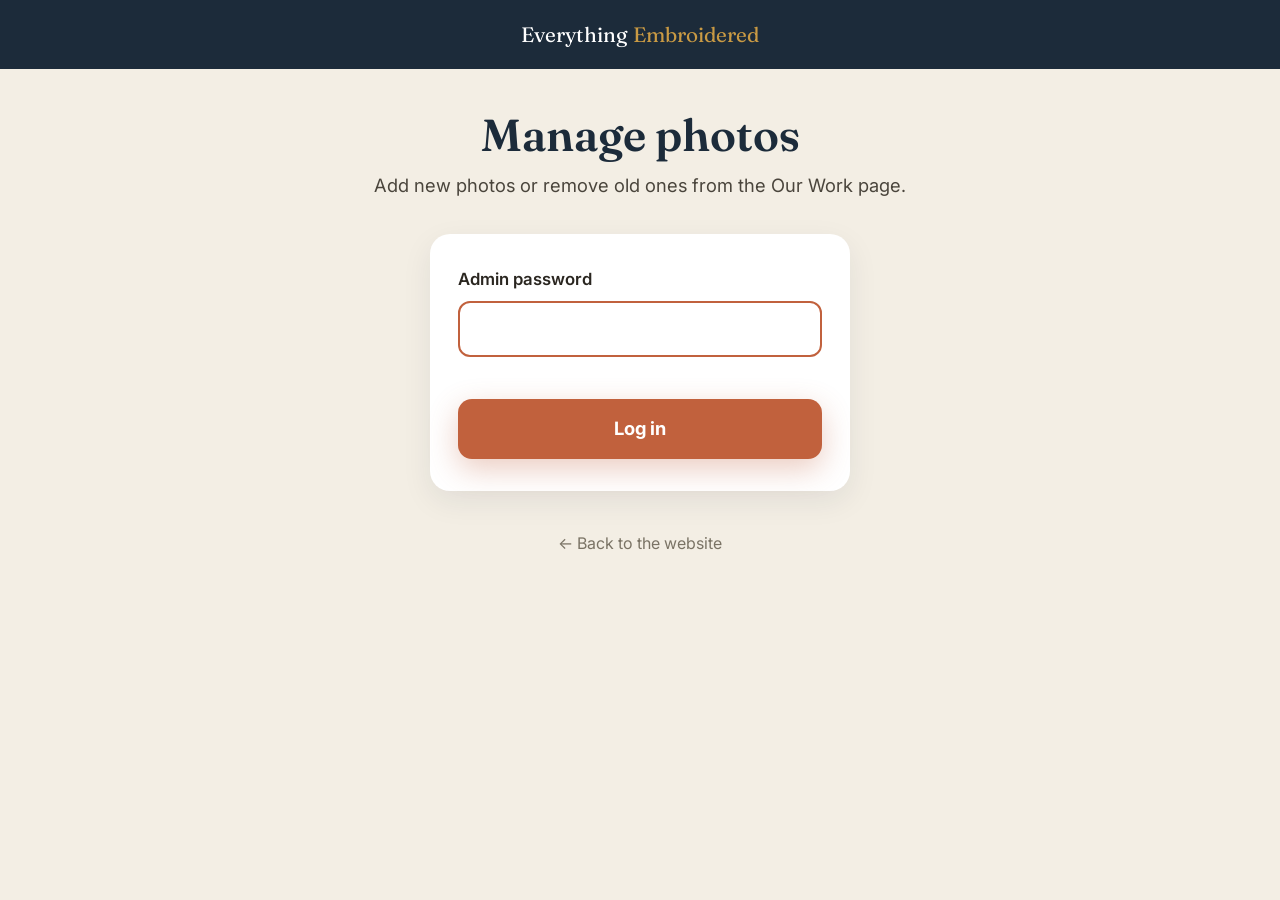
<file: admin.html>
<!DOCTYPE html>
<html lang="en">
<head>
<meta charset="UTF-8">
<meta name="viewport" content="width=device-width, initial-scale=1.0">
<title>Manage Photos | Everything Embroidered</title>
<link rel="stylesheet" href="style.css?v=202611112246">
<link rel="icon" href="/favicon.ico" sizes="48x48">
<link rel="icon" type="image/png" sizes="32x32" href="/favicon-32.png">
<link rel="apple-touch-icon" href="/apple-touch-icon.png">
<meta name="robots" content="noindex, nofollow">
<style>
  body { background: #F3EEE4; }

  .up-bar { background: var(--navy); color: #fff; padding: 18px 0; text-align: center; }
  .up-bar .name { font-family: 'Fraunces', serif; font-size: 1.3rem; }
  .up-bar .name span { color: var(--thread-gold); }

  .wrap { max-width: 860px; margin: 0 auto; padding: 40px 20px 80px; }

  h1 { font-size: clamp(2rem, 6vw, 2.8rem); text-align: center; margin-bottom: 10px; }
  .intro { text-align: center; font-size: 1.15rem; color: #4A453C; margin-bottom: 34px; }

  .login {
    max-width: 420px; margin: 0 auto; background: #fff;
    border-radius: 20px; padding: 32px 28px; box-shadow: var(--shadow);
  }
  .login label { display: block; font-weight: 600; margin-bottom: 8px; font-size: 1.05rem; }
  .login input {
    width: 100%; font-size: 1.2rem; padding: 14px 16px;
    border: 2px solid #D9CFBD; border-radius: 12px; margin-bottom: 16px;
    font-family: 'Inter', sans-serif;
  }
  .login input:focus { outline: none; border-color: var(--terracotta); }
  .login .msg { color: #B03A2E; font-weight: 600; min-height: 1.4em; margin: -6px 0 10px; }

  .big-button {
    display: block; width: 100%;
    background: var(--terracotta); color: #fff;
    border: none; border-radius: 20px;
    padding: 30px 24px;
    font-family: 'Inter', sans-serif; font-size: 1.4rem; font-weight: 700;
    cursor: pointer; line-height: 1.3;
    box-shadow: 0 10px 30px rgba(193,97,61,0.32);
    transition: background 0.2s ease, transform 0.15s ease;
  }
  .big-button:hover { background: var(--terracotta-dark); }
  .big-button:active { transform: scale(0.985); }
  .big-button:disabled { background: #B5AC9B; box-shadow: none; cursor: default; }
  .big-button .sub { display: block; font-size: 1rem; font-weight: 500; opacity: 0.9; margin-top: 6px; }
  .login .big-button { padding: 18px; font-size: 1.15rem; border-radius: 14px; }

  .bar { display: flex; justify-content: space-between; align-items: baseline; margin: 40px 0 16px; gap: 12px; flex-wrap: wrap; }
  .bar h2 { font-size: 1.5rem; margin: 0; }
  .bar .count { color: #7A7365; }
  .link-btn { background: none; border: none; color: #7A7365; font-size: 0.95rem; cursor: pointer; text-decoration: underline; padding: 0; }

  .grid { display: grid; grid-template-columns: repeat(auto-fill, minmax(170px, 1fr)); gap: 16px; }
  .card {
    background: #fff; border-radius: 16px; overflow: hidden;
    box-shadow: var(--shadow); display: flex; flex-direction: column;
    transition: opacity 0.2s ease;
  }
  .card img { width: 100%; aspect-ratio: 1; object-fit: cover; background: #E5DDCE; display: block; }
  .card .date { font-size: 0.85rem; color: #7A7365; padding: 10px 12px 0; }
  .card button {
    margin: 10px 12px 12px; padding: 12px; border-radius: 12px;
    border: 2px solid #B03A2E; background: #fff; color: #B03A2E;
    font-weight: 700; font-size: 1rem; cursor: pointer; font-family: 'Inter', sans-serif;
  }
  .card button:hover { background: #B03A2E; color: #fff; }
  .card button.confirm { background: #B03A2E; color: #fff; }
  .card.busy { opacity: 0.45; pointer-events: none; }

  .note { background: #fff; border-radius: 14px; padding: 18px 20px; color: #4A453C; text-align: center; }
  .note.err { background: #FFF3F1; border: 2px solid #B03A2E; color: #7A3229; }

  .toast {
    position: fixed; bottom: 24px; left: 50%; transform: translateX(-50%) translateY(20px);
    background: var(--navy); color: #fff; padding: 14px 24px; border-radius: 999px;
    font-weight: 600; opacity: 0; pointer-events: none; transition: all 0.25s ease; z-index: 80;
  }
  .toast.show { opacity: 1; transform: translateX(-50%) translateY(0); }

  .back { display: block; text-align: center; margin-top: 40px; color: #7A7365; font-size: 1rem; }
  .back:hover { color: var(--navy); }

  [hidden] { display: none !important; }
  @media (prefers-reduced-motion: reduce) { * { transition: none !important; } }
</style>
</head>
<body>

<div class="up-bar">
  <div class="name">Everything <span>Embroidered</span></div>
</div>

<div class="wrap">

  <h1>Manage photos</h1>
  <p class="intro">Add new photos or remove old ones from the Our Work page.</p>

  <form class="login" id="login">
    <label for="pw">Admin password</label>
    <input type="password" id="pw" autocomplete="current-password" required>
    <div class="msg" id="loginMsg"></div>
    <button class="big-button" id="loginBtn" type="submit">Log in</button>
  </form>

  <div id="panel" hidden>
    <button class="big-button" id="pickBtn">
      📷 Add Photos
      <span class="sub">You can pick more than one</span>
    </button>
    <input type="file" id="picker" accept="image/*" multiple hidden>

    <div class="bar">
      <h2>On the website now</h2>
      <span><span class="count" id="count"></span> &nbsp; <button class="link-btn" id="logout">Log out</button></span>
    </div>
    <div class="grid" id="grid"></div>
    <div class="note" id="note" hidden></div>
  </div>

  <a href="index.html" class="back">← Back to the website</a>

</div>

<div class="toast" id="toast"></div>

<script src="gallery-config.js?v=202611112246"></script>
<script>
(function () {
  "use strict";

  var cfg = window.GALLERY_CONFIG || {};
  var KEY = "ee_admin_pw";
  var $ = function (id) { return document.getElementById(id); };
  var pw = null;

  function toast(msg) {
    var t = $("toast");
    t.textContent = msg;
    t.classList.add("show");
    clearTimeout(t._t);
    t._t = setTimeout(function () { t.classList.remove("show"); }, 2800);
  }

  function api(action, extra) {
    var body = { action: action };
    for (var k in extra) body[k] = extra[k];
    return fetch("/api/photos", {
      method: "POST",
      headers: { "Content-Type": "application/json", "X-Admin-Password": pw || "" },
      body: JSON.stringify(body)
    }).then(function (r) {
      return r.json().catch(function () { return {}; }).then(function (data) {
        if (!r.ok) {
          var err = new Error(data.message || "Something went wrong (" + r.status + ").");
          err.code = data.error || r.status;
          throw err;
        }
        return data;
      });
    });
  }

  function showNote(msg, isErr) {
    var n = $("note");
    n.textContent = msg;
    n.className = "note" + (isErr ? " err" : "");
    n.hidden = false;
  }

  /* ---------- login ---------- */

  function enter() {
    $("login").hidden = true;
    $("panel").hidden = false;
    load();
  }

  function logout() {
    pw = null;
    try { sessionStorage.removeItem(KEY); } catch (e) {}
    $("panel").hidden = true;
    $("login").hidden = false;
    $("pw").value = "";
    $("pw").focus();
  }

  $("login").addEventListener("submit", function (e) {
    e.preventDefault();
    pw = $("pw").value;
    $("loginMsg").textContent = "";
    $("loginBtn").disabled = true;
    api("check").then(function () {
      try { sessionStorage.setItem(KEY, pw); } catch (e2) {}
      enter();
    }).catch(function (err) {
      pw = null;
      $("loginMsg").textContent = err.message;
    }).then(function () { $("loginBtn").disabled = false; });
  });

  $("logout").addEventListener("click", logout);

  /* ---------- list + delete ---------- */

  function fmtDate(s) {
    var d = new Date(s);
    return isNaN(d) ? "" : "Added " + d.toLocaleDateString(undefined, { month: "short", day: "numeric", year: "numeric" });
  }

  function load() {
    $("grid").innerHTML = "";
    $("count").textContent = "";
    showNote("Loading photos…");
    api("list").then(function (data) {
      var photos = data.photos || [];
      $("note").hidden = true;
      $("count").textContent = photos.length + (photos.length === 1 ? " photo" : " photos");
      if (!photos.length) showNote("No uploaded photos yet. The Our Work page is showing the built-in photos until you add some.");
      photos.forEach(function (p) { $("grid").appendChild(card(p)); });
    }).catch(function (err) {
      if (err.code === "auth") { logout(); $("loginMsg").textContent = "Please log in again."; return; }
      showNote(err.message, true);
    });
  }

  function card(p) {
    var el = document.createElement("div");
    el.className = "card";
    var img = document.createElement("img");
    img.src = p.thumb; img.alt = ""; img.loading = "lazy";
    var date = document.createElement("div");
    date.className = "date"; date.textContent = fmtDate(p.created);
    var btn = document.createElement("button");
    btn.type = "button"; btn.textContent = "Delete";

    var armed = false, timer;
    btn.addEventListener("click", function () {
      if (!armed) {
        armed = true;
        btn.textContent = "Tap again to delete";
        btn.classList.add("confirm");
        timer = setTimeout(function () { armed = false; btn.textContent = "Delete"; btn.classList.remove("confirm"); }, 4000);
        return;
      }
      clearTimeout(timer);
      el.classList.add("busy");
      btn.textContent = "Deleting…";
      api("delete", { id: p.id }).then(function () {
        el.remove();
        var left = $("grid").children.length;
        $("count").textContent = left + (left === 1 ? " photo" : " photos");
        if (!left) showNote("No uploaded photos left. The Our Work page will show the built-in photos.");
        toast("Photo deleted. It may take a minute to disappear from the site.");
      }).catch(function (err) {
        el.classList.remove("busy");
        armed = false; btn.textContent = "Delete"; btn.classList.remove("confirm");
        toast(err.message);
      });
    });

    el.appendChild(img); el.appendChild(date); el.appendChild(btn);
    return el;
  }

  /* ---------- upload (same as upload.html) ---------- */

  var pickBtn = $("pickBtn"), picker = $("picker");
  pickBtn.addEventListener("click", function () { picker.click(); });
  picker.addEventListener("change", function (e) {
    var files = Array.prototype.slice.call(e.target.files || []);
    picker.value = "";
    if (!files.length) return;
    if (!cfg.cloudName || !cfg.uploadPreset) { toast("Uploads aren't set up in gallery-config.js"); return; }

    pickBtn.disabled = true;
    pickBtn.firstChild.nodeValue = "Adding " + files.length + (files.length === 1 ? " photo…" : " photos…");
    var ok = 0, fail = 0;
    Promise.all(files.map(function (file) {
      var form = new FormData();
      form.append("file", file);
      form.append("upload_preset", cfg.uploadPreset);
      form.append("tags", cfg.tag || "ourwork");
      return fetch("https://api.cloudinary.com/v1_1/" + cfg.cloudName + "/image/upload", { method: "POST", body: form })
        .then(function (r) { if (!r.ok) throw new Error(); ok++; })
        .catch(function () { fail++; });
    })).then(function () {
      pickBtn.disabled = false;
      pickBtn.firstChild.nodeValue = "📷 Add Photos ";
      toast(fail ? ok + " added, " + fail + " didn't upload. Try those again." : (ok === 1 ? "Photo added!" : ok + " photos added!"));
      load();
    });
  });

  /* ---------- start ---------- */

  try { pw = sessionStorage.getItem(KEY); } catch (e) {}
  if (pw) enter(); else $("pw").focus();
})();
</script>

</body>
</html>
</file>
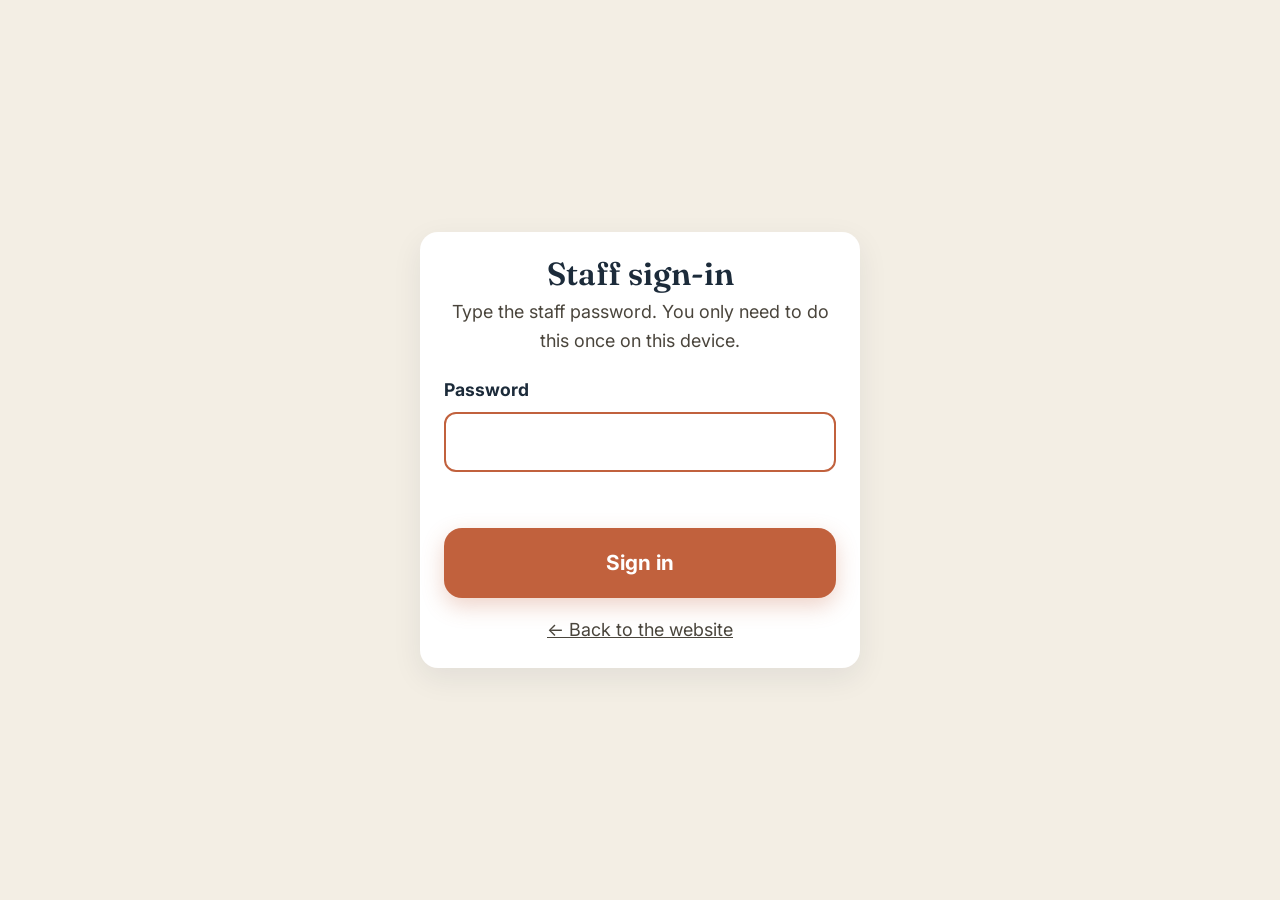
<file: staff-login.html>
<!DOCTYPE html>
<html lang="en">
<head>
<meta charset="UTF-8">
<meta name="viewport" content="width=device-width, initial-scale=1.0">
<title>Staff Sign-in | Everything Embroidered</title>
<link rel="stylesheet" href="style.css?v=202611112246">
<link rel="stylesheet" href="staff.css?v=202611112246">
<link rel="icon" href="/favicon.ico" sizes="48x48">
<link rel="icon" type="image/png" sizes="32x32" href="/favicon-32.png">
<link rel="apple-touch-icon" href="/apple-touch-icon.png">
<meta name="robots" content="noindex, nofollow">
</head>
<body class="big">
<script src="staff.js?v=202611112246"></script>
<script>
(function () {
  "use strict";
  var next = new URLSearchParams(location.search).get("next") || "/staff";
  // only ever send people to a page on this site
  if (next.charAt(0) !== "/" || next.charAt(1) === "/" || next.charAt(1) === "\\") next = "/staff";
  EEStaff.showLogin(function () { location.replace(next); });
})();
</script>
</body>
</html>
</file>
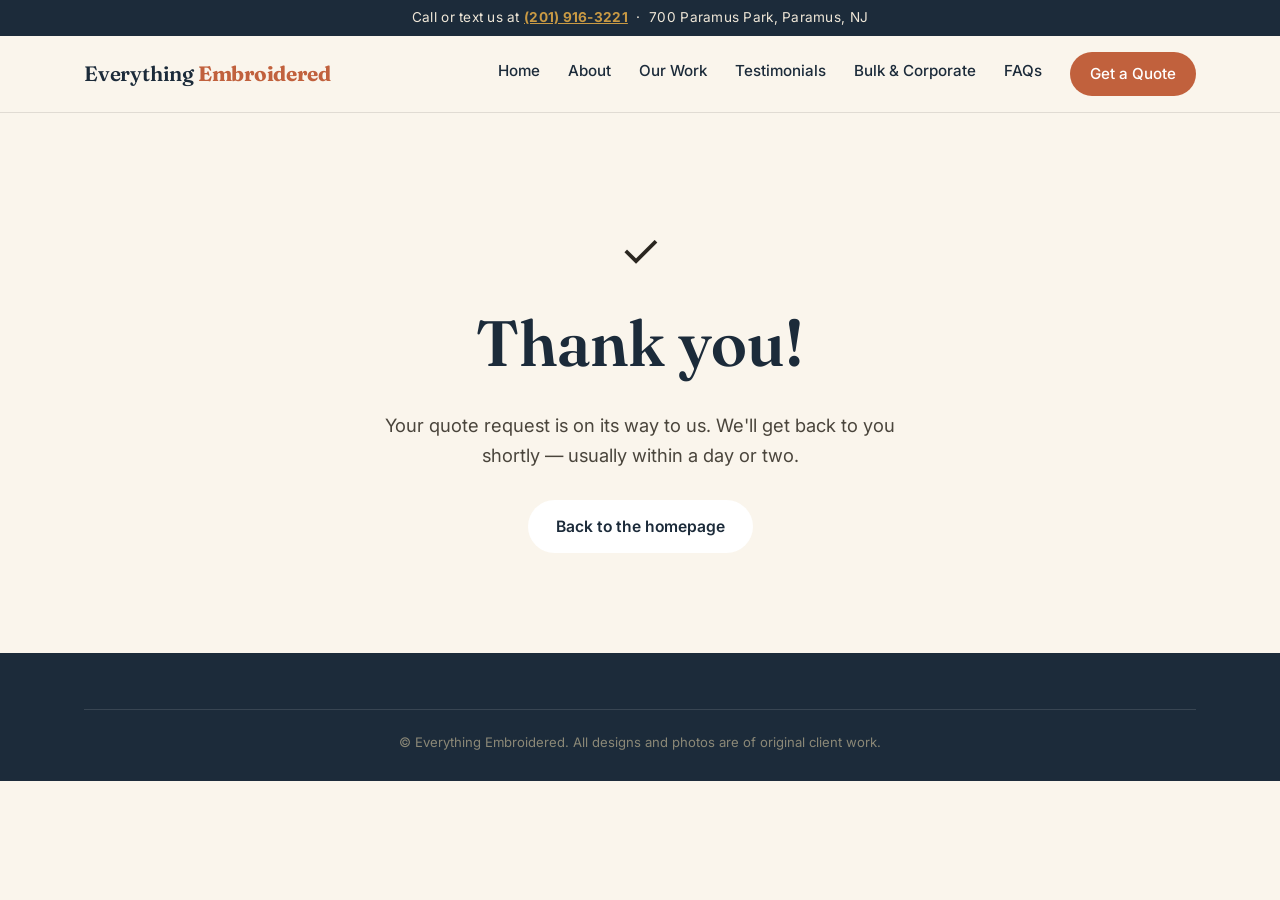
<file: thankyou.html>
<!DOCTYPE html>
<html lang="en">
<head>
<meta charset="UTF-8">
<meta name="viewport" content="width=device-width, initial-scale=1.0">
<title>Thank You | Everything Embroidered</title>
<link rel="stylesheet" href="style.css">
</head>
<body>

<div class="call-strip">Call or text us at <a href="tel:2019163221"><strong><u>(201) 916-3221</u></strong></a> &nbsp;·&nbsp; 700 Paramus Park, Paramus, NJ</div>

<header class="site-header">
  <div class="container nav-wrap">
    <a href="index.html" class="brand">Everything <span>Embroidered</span></a>
    <button class="menu-toggle" aria-label="Toggle menu" onclick="document.querySelector('.main-nav').classList.toggle('open')">☰</button>
    <nav class="main-nav">
      <a href="index.html" class="stitch-underline">Home</a>
      <a href="about.html" class="stitch-underline">About</a>
      <a href="work.html" class="stitch-underline">Our Work</a>
      <a href="testimonials.html" class="stitch-underline">Testimonials</a>
      <a href="bulk.html" class="stitch-underline">Bulk &amp; Corporate</a>
      <a href="faq.html" class="stitch-underline">FAQs</a>
      <a href="contact.html" class="nav-cta">Get a Quote</a>
    </nav>
  </div>
</header>

<section class="section" style="padding-top:100px; padding-bottom:100px; text-align:center;">
  <div class="container" style="max-width:560px;">
    <div style="font-size:3rem; margin-bottom:16px;">✓</div>
    <h1>Thank you!</h1>
    <p style="font-size:1.15rem; color:#4A453C; margin-bottom:30px;">
      Your quote request is on its way to us. We'll get back to you shortly —
      usually within a day or two.
    </p>
    <a href="index.html" class="btn btn-primary">Back to the homepage</a>
  </div>
</section>

<footer class="site-footer">
  <div class="container">
    <div class="footer-bottom">© Everything Embroidered. All designs and photos are of original client work.</div>
  </div>
</footer>

</body>
</html>
</file>
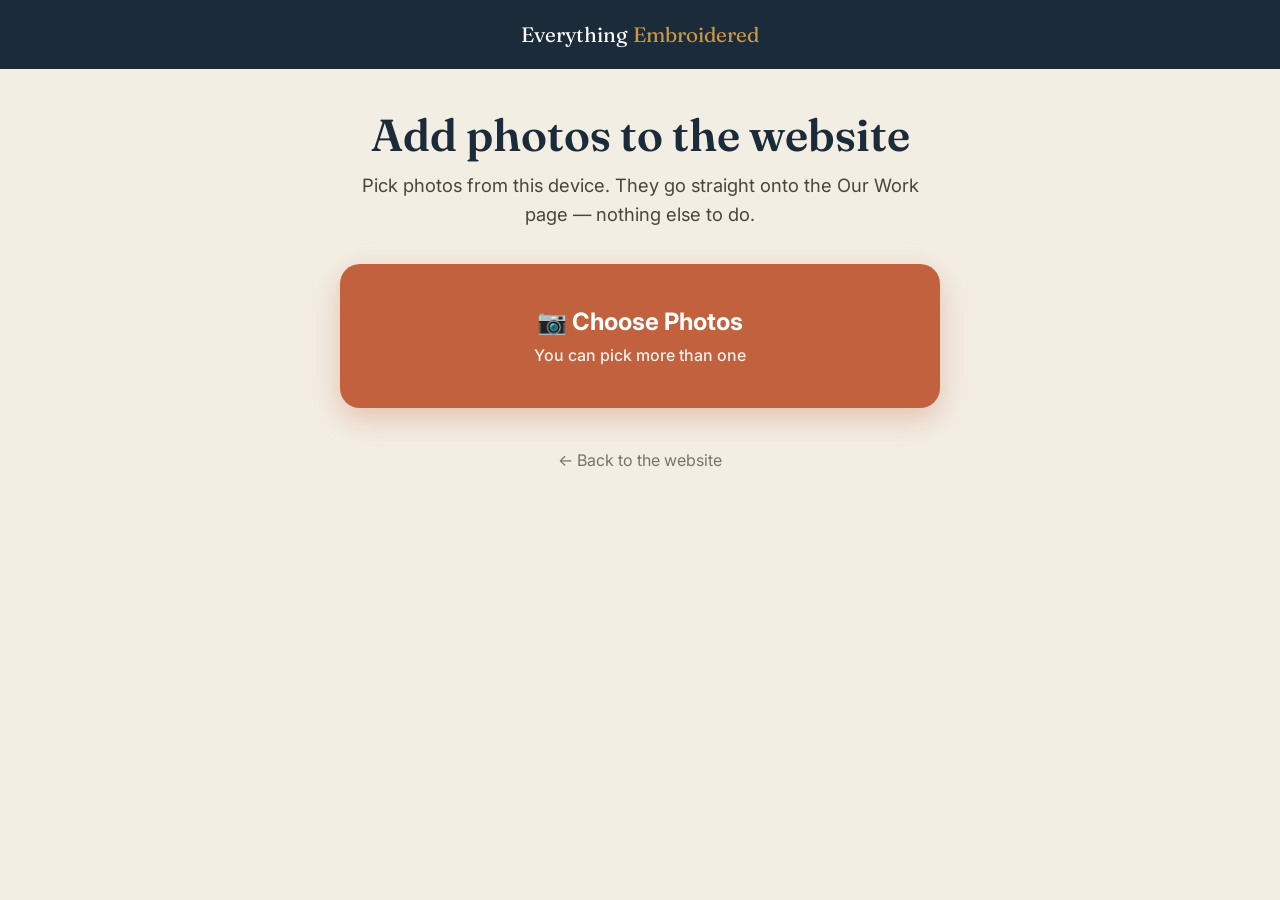
<file: upload.html>
<!DOCTYPE html>
<html lang="en">
<head>
<meta charset="UTF-8">
<meta name="viewport" content="width=device-width, initial-scale=1.0">
<title>Add Photos | Everything Embroidered</title>
<link rel="stylesheet" href="style.css?v=202611112246">
<link rel="icon" href="/favicon.ico" sizes="48x48">
<link rel="icon" type="image/png" sizes="32x32" href="/favicon-32.png">
<link rel="apple-touch-icon" href="/apple-touch-icon.png">
<meta name="robots" content="noindex, nofollow">
<style>
  body { background: #F3EEE4; }

  .up-bar {
    background: var(--navy);
    color: #fff;
    padding: 18px 0;
    text-align: center;
  }
  .up-bar .name {
    font-family: 'Fraunces', serif;
    font-size: 1.3rem;
  }
  .up-bar .name span { color: var(--thread-gold); }

  .wrap { max-width: 640px; margin: 0 auto; padding: 40px 20px 80px; }

  h1 { font-size: clamp(2rem, 6vw, 2.8rem); text-align: center; margin-bottom: 10px; }
  .intro {
    text-align: center; font-size: 1.15rem; color: #4A453C;
    margin-bottom: 34px;
  }

  .big-button {
    display: block; width: 100%;
    background: var(--terracotta); color: #fff;
    border: none; border-radius: 20px;
    padding: 42px 24px;
    font-family: 'Inter', sans-serif;
    font-size: 1.5rem; font-weight: 700;
    cursor: pointer;
    box-shadow: 0 10px 30px rgba(193,97,61,0.32);
    transition: background 0.2s ease, transform 0.15s ease;
    line-height: 1.3;
  }
  .big-button:hover { background: var(--terracotta-dark); }
  .big-button:active { transform: scale(0.985); }
  .big-button:disabled { background: #B5AC9B; box-shadow: none; cursor: default; }
  .big-button .sub {
    display: block; font-size: 1rem; font-weight: 500;
    opacity: 0.9; margin-top: 8px;
  }

  .status { margin-top: 30px; }

  .item {
    display: flex; align-items: center; gap: 16px;
    background: #fff; border-radius: 14px;
    padding: 14px 18px; margin-bottom: 12px;
    box-shadow: var(--shadow);
    font-size: 1.05rem;
  }
  .item .pic {
    width: 58px; height: 58px; border-radius: 10px;
    object-fit: cover; flex-shrink: 0; background: #E5DDCE;
  }
  .item .txt { flex: 1; min-width: 0; }
  .item .fname {
    color: #7A7365; font-size: 0.85rem;
    overflow: hidden; text-overflow: ellipsis; white-space: nowrap;
  }
  .item .state { font-weight: 600; }
  .item.ok .state { color: #2E7D4F; }
  .item.err .state { color: #B03A2E; }
  .item.busy .state { color: #7A7365; }

  .done-box {
    background: #E8F3EC; border: 2px solid #2E7D4F;
    border-radius: 18px; padding: 30px 26px;
    text-align: center; margin-top: 30px;
  }
  .done-box .tick { font-size: 3rem; line-height: 1; margin-bottom: 12px; }
  .done-box h2 { color: #2E7D4F; font-size: 1.6rem; margin-bottom: 8px; }
  .done-box p { color: #33604A; font-size: 1.08rem; margin-bottom: 20px; }
  .done-box a {
    display: inline-block; background: var(--navy); color: #fff;
    padding: 15px 30px; border-radius: 999px;
    font-weight: 600; font-size: 1.05rem;
  }

  .trouble {
    background: #FFF3F1; border: 2px solid #B03A2E;
    border-radius: 18px; padding: 26px;
    margin-top: 30px; display: none;
  }
  .trouble h2 { color: #B03A2E; font-size: 1.3rem; }
  .trouble p { color: #7A3229; font-size: 1.02rem; margin-bottom: 0; }

  .back {
    display: block; text-align: center; margin-top: 40px;
    color: #7A7365; font-size: 1rem;
  }
  .back:hover { color: var(--navy); }

  .setup-warning {
    background: #FFF8E8; border: 2px solid var(--thread-gold);
    border-radius: 16px; padding: 24px; margin-bottom: 30px;
  }
  .setup-warning h2 { font-size: 1.2rem; margin-bottom: 8px; }
  .setup-warning p { font-size: 1rem; color: #6B5B33; margin-bottom: 0; }

  @media (prefers-reduced-motion: reduce) { * { transition: none !important; } }
</style>
</head>
<body>

<div class="up-bar">
  <div class="name">Everything <span>Embroidered</span></div>
</div>

<div class="wrap">

  <div id="setupWarn" class="setup-warning" style="display:none;">
    <h2>Not set up yet</h2>
    <p>This page still needs its one-time setup before photos can be added. Whoever built the site needs to fill in <strong>gallery-config.js</strong>.</p>
  </div>

  <h1>Add photos to the website</h1>
  <p class="intro">Pick photos from this device. They go straight onto the Our Work page — nothing else to do.</p>

  <button class="big-button" id="pickBtn">
    📷 Choose Photos
    <span class="sub">You can pick more than one</span>
  </button>
  <input type="file" id="picker" accept="image/*" multiple hidden>

  <div class="status" id="status"></div>

  <div class="done-box" id="doneBox" style="display:none;">
    <div class="tick">✓</div>
    <h2 id="doneTitle">All done!</h2>
    <p id="doneText">Your photos are on the website now.</p>
    <a href="work.html">See them on the website</a>
  </div>

  <div class="trouble" id="trouble">
    <h2>Something went wrong</h2>
    <p id="troubleText"></p>
  </div>

  <a href="index.html" class="back">← Back to the website</a>

</div>

<script src="gallery-config.js?v=202611112246"></script>
<script>
(function () {
  "use strict";

  var cfg = window.GALLERY_CONFIG || {};
  var ready = cfg.cloudName && cfg.cloudName.indexOf("PASTE_") !== 0 &&
              cfg.uploadPreset && cfg.uploadPreset.indexOf("PASTE_") !== 0;

  var pickBtn = document.getElementById("pickBtn");
  var picker  = document.getElementById("picker");
  var statusEl = document.getElementById("status");
  var doneBox = document.getElementById("doneBox");
  var doneTitle = document.getElementById("doneTitle");
  var doneText = document.getElementById("doneText");
  var trouble = document.getElementById("trouble");
  var troubleText = document.getElementById("troubleText");

  if (!ready) {
    document.getElementById("setupWarn").style.display = "block";
    pickBtn.disabled = true;
    pickBtn.innerHTML = "Setup needed first";
  }

  pickBtn.addEventListener("click", function () { picker.click(); });

  picker.addEventListener("change", function (e) {
    var files = Array.prototype.slice.call(e.target.files || []);
    picker.value = "";
    if (!files.length) return;
    startUpload(files);
  });

  function startUpload(files) {
    statusEl.innerHTML = "";
    doneBox.style.display = "none";
    trouble.style.display = "none";
    pickBtn.disabled = true;
    pickBtn.innerHTML = "Adding your photos…";

    var rows = files.map(function (f) { return makeRow(f); });
    var okCount = 0, failCount = 0, finished = 0;

    files.forEach(function (file, i) {
      uploadOne(file, function (err) {
        finished++;
        if (err) {
          failCount++;
          rows[i].className = "item err";
          rows[i].querySelector(".state").textContent = "Didn't work";
        } else {
          okCount++;
          rows[i].className = "item ok";
          rows[i].querySelector(".state").textContent = "Added ✓";
        }
        if (finished === files.length) allDone(okCount, failCount);
      });
    });
  }

  function makeRow(file) {
    var row = document.createElement("div");
    row.className = "item busy";
    var url = URL.createObjectURL(file);
    row.innerHTML =
      '<img class="pic" src="' + url + '" alt="">' +
      '<div class="txt">' +
        '<div class="state">Adding…</div>' +
        '<div class="fname"></div>' +
      '</div>';
    row.querySelector(".fname").textContent = file.name;
    statusEl.appendChild(row);
    return row;
  }

  function uploadOne(file, done) {
    var form = new FormData();
    form.append("file", file);
    form.append("upload_preset", cfg.uploadPreset);
    form.append("tags", cfg.tag || "ourwork");

    fetch("https://api.cloudinary.com/v1_1/" + cfg.cloudName + "/image/upload", {
      method: "POST",
      body: form
    })
    .then(function (r) {
      if (!r.ok) throw new Error("upload rejected (" + r.status + ")");
      return r.json();
    })
    .then(function () { done(null); })
    .catch(function (err) { done(err); });
  }

  function allDone(ok, fail) {
    pickBtn.disabled = false;
    pickBtn.innerHTML = '📷 Choose More Photos<span class="sub">You can pick more than one</span>';

    if (ok > 0) {
      doneTitle.textContent = ok === 1 ? "Photo added!" : ok + " photos added!";
      doneText.textContent = "They're on the Our Work page now. It can take a minute for them to show up.";
      doneBox.style.display = "block";
    }

    if (fail > 0) {
      troubleText.textContent = fail === 1
        ? "One photo didn't upload. Check the internet connection and try that one again."
        : fail + " photos didn't upload. Check the internet connection and try them again.";
      trouble.style.display = "block";
    }
  }
})();
</script>

</body>
</html>
</file>
<file: style.css>
@import url('https://fonts.googleapis.com/css2?family=Fraunces:ital,opsz,wght@0,9..144,400;0,9..144,500;0,9..144,600;0,9..144,700;1,9..144,500&family=Inter:wght@400;500;600;700&display=swap');

:root {
  --navy: #1C2B3A;
  --forest: #233D2E;
  --terracotta: #C1613D;
  --terracotta-dark: #A64F31;
  --cream: #FAF5EC;
  --cream-2: #F1E9DA;
  --ink: #2A2620;
  --thread-gold: #C99A44;
  --line: rgba(42,38,32,0.12);
  --radius: 14px;
  --shadow: 0 10px 30px rgba(28,43,58,0.08);
}

* { box-sizing: border-box; }

html { scroll-behavior: smooth; }

body {
  margin: 0;
  background: var(--cream);
  color: var(--ink);
  font-family: 'Inter', sans-serif;
  font-size: 16px;
  line-height: 1.6;
}

h1, h2, h3, h4 {
  font-family: 'Fraunces', serif;
  font-weight: 600;
  color: var(--navy);
  line-height: 1.15;
  margin: 0 0 0.5em;
}

h1 { font-size: clamp(2.4rem, 5vw, 4rem); }
h2 { font-size: clamp(1.8rem, 3.4vw, 2.6rem); }
h3 { font-size: 1.3rem; }

p { margin: 0 0 1em; }

a { color: inherit; text-decoration: none; }

img { max-width: 100%; display: block; }

.container {
  max-width: 1160px;
  margin: 0 auto;
  padding: 0 24px;
}

/* Stitch motif — signature element */
.stitch-rule {
  border: none;
  height: 0;
  border-top: 2px dashed var(--thread-gold);
  opacity: 0.6;
  margin: 0;
}

.stitch-underline {
  position: relative;
  padding-bottom: 6px;
}
.stitch-underline::after {
  content: "";
  position: absolute;
  left: 0; bottom: 0;
  width: 100%; height: 2px;
  background-image: linear-gradient(90deg, var(--thread-gold) 0 6px, transparent 6px 11px);
  background-size: 11px 2px;
  opacity: 0;
  transform: scaleX(0);
  transform-origin: left;
  transition: transform 0.3s ease, opacity 0.3s ease;
}
.stitch-underline:hover::after,
.stitch-underline.active::after {
  opacity: 1;
  transform: scaleX(1);
}

/* Header */
header.site-header {
  position: sticky;
  top: 0;
  z-index: 50;
  background: rgba(250,245,236,0.92);
  backdrop-filter: blur(8px);
  border-bottom: 1px solid var(--line);
}
.nav-wrap {
  display: flex;
  align-items: center;
  justify-content: space-between;
  padding: 16px 0;
}
.brand {
  font-family: 'Fraunces', serif;
  font-weight: 600;
  font-size: 1.3rem;
  color: var(--navy);
  letter-spacing: -0.01em;
  white-space: nowrap;
}
.brand span { color: var(--terracotta); font-weight: 700; }

nav.main-nav {
  display: flex;
  gap: 28px;
  align-items: center;
}
nav.main-nav a {
  font-size: 0.95rem;
  font-weight: 500;
  color: var(--navy);
}
.nav-cta {
  background: var(--terracotta);
  color: #fff !important;
  padding: 10px 20px;
  border-radius: 999px;
  font-weight: 600;
  transition: background 0.2s ease, transform 0.2s ease;
}
.nav-cta:hover { background: var(--terracotta-dark); transform: translateY(-1px); }

.abt-bulk-cta {
  background: var(--terracotta);
  color: #fff !important;
}
.abt-bulk-cta:hover { background: var(--terracotta-dark); transform: translateY(-1px); }

.call-strip {
  background: var(--navy);
  color: #EFE7D8;
  text-align: center;
  font-size: 0.85rem;
  padding: 7px 12px;
  letter-spacing: 0.02em;
}
.call-strip a { color: var(--thread-gold); font-weight: 600; }

.menu-toggle {
  display: none;
  background: none;
  border: none;
  font-size: 1.6rem;
  color: var(--navy);
  cursor: pointer;
}

/* Hero */
.hero {
  position: relative;
  overflow: hidden;
  min-height: 82vh;
  display: flex;
  align-items: center;
  justify-content: center;
  text-align: center;
  padding: 60px 24px;
  color: #fff;
}
.hero-bg {
  position: absolute;
  inset: 0;
  z-index: 0;
}
.hero-bg img {
  width: 100%;
  height: 100%;
  object-fit: cover;
  filter: saturate(1.25) contrast(1.05);
}
.hero-bg::after {
  content: "";
  position: absolute;
  inset: 0;
  background: linear-gradient(180deg, rgba(28,43,58,0.30), rgba(28,43,58,0.52));
}
.hero-content {
  position: relative;
  z-index: 1;
  max-width: 720px;
}
.hero-eyebrow {
  display: inline-flex;
  align-items: center;
  gap: 8px;
  font-size: 0.82rem;
  font-weight: 600;
  letter-spacing: 0.08em;
  text-transform: uppercase;
  color: var(--thread-gold);
  margin-bottom: 18px;
  justify-content: center;
}
.hero-eyebrow::before {
  content: "";
  width: 26px;
  height: 2px;
  background: var(--thread-gold);
}
.hero h1 {
  color: #fff;
  margin-bottom: 16px;
  font-size: clamp(2.6rem, 6vw, 4.4rem);
  text-shadow: 0 2px 18px rgba(15,25,35,0.55);
}
.hero .lede {
  font-size: 1.15rem;
  color: rgba(255,255,255,0.95);
  max-width: 46ch;
  margin: 0 auto 30px;
  text-shadow: 0 1px 12px rgba(15,25,35,0.55);
}

/* Simple text hero for inner pages (no background image) */
.page-hero {
  padding: 80px 0 30px;
  text-align: center;
}
.page-hero .hero-eyebrow {
  justify-content: center;
  color: var(--terracotta-dark);
}
.page-hero .hero-eyebrow::before { background: var(--thread-gold); }
.page-hero h1 { color: var(--navy); }
.page-hero .lede { color: #4A453C; max-width: 46ch; margin: 0 auto 30px; }

/* Wide banner image for inner pages */
.page-banner {
  border-radius: var(--radius);
  overflow: hidden;
  box-shadow: var(--shadow);
  height: 340px;
}
.page-banner img {
  width: 100%;
  height: 100%;
  object-fit: cover;
}

/* Special adjustments for bulk page banner */
.page-banner-bulk {
  border-radius: var(--radius);
  overflow: hidden;
  box-shadow: var(--shadow);
  height: 340px;
}
.page-banner-bulk img {
  width: 100%;
  height: 100%;
  object-fit: cover;
  object-position: center 60%;
}

.btn-row { display: flex; gap: 16px; flex-wrap: wrap; justify-content: center; }
.btn {
  display: inline-block;
  padding: 14px 28px;
  border-radius: 999px;
  font-weight: 600;
  font-size: 0.98rem;
  transition: all 0.2s ease;
}
.btn-primary {
  background: #fff;
  color: var(--navy);
}
.btn-primary:hover { background: var(--cream-2); transform: translateY(-2px); }
.btn-secondary {
  border: 1.5px solid #fff;
  color: #fff;
}
.btn-secondary:hover { background: #fff; color: var(--navy); }

/* Section spacing */
.section { padding: 76px 0; }
.section-tight { padding: 48px 0; }
.section-alt { background: var(--cream-2); }
.section-dark { background: var(--navy); color: #EFE7D8; }
.section-dark h2, .section-dark h3 { color: #fff; }

.section-head {
  max-width: 640px;
  margin: 0 auto 44px;
  text-align: center;
}
.section-head .hero-eyebrow { justify-content: center; }
.section-head p { color: #4A453C; font-size: 1.05rem; }

/* Category tiles */
.tile-grid {
  display: grid;
  grid-template-columns: repeat(auto-fit, minmax(240px, 1fr));
  gap: 22px;
}
.tile {
  background: #fff;
  border-radius: var(--radius);
  overflow: hidden;
  box-shadow: var(--shadow);
  transition: transform 0.25s ease, box-shadow 0.25s ease;
}
.tile:hover { transform: translateY(-5px); box-shadow: 0 16px 40px rgba(28,43,58,0.14); }
.tile-img { aspect-ratio: 1/1; overflow: hidden; }
.tile-img img { width: 100%; height: 100%; object-fit: cover; }
.tile-body { padding: 20px 22px 24px; }
.tile-body h3 { margin-bottom: 6px; }
.tile-price {
  display: inline-block;
  font-size: 0.82rem;
  font-weight: 600;
  color: var(--terracotta-dark);
  background: rgba(193,97,61,0.1);
  padding: 4px 12px;
  border-radius: 999px;
  margin-bottom: 10px;
}
.tile-body p { color: #57534A; font-size: 0.95rem; margin-bottom: 0; }

/* Masonry-ish gallery */
.gallery {
  columns: 4 220px;
  column-gap: 18px;
}
.gallery figure {
  margin: 0 0 18px;
  break-inside: avoid;
  border-radius: 10px;
  overflow: hidden;
  box-shadow: var(--shadow);
}
.gallery img { width: 100%; display: block; }

/* Two-col content rows (About page) */
.split-row {
  display: grid;
  grid-template-columns: 1fr 1fr;
  gap: 56px;
  align-items: center;
  margin-bottom: 76px;
}
.split-row.reverse .split-photo { order: 1; }
.split-row.reverse .split-text { order: 2; }
.split-photo {
  border-radius: var(--radius);
  overflow: hidden;
  box-shadow: var(--shadow);
}
.split-photo img { width: 100%; }
.split-text .hero-eyebrow { margin-bottom: 14px; }

/* Client logos strip */
.client-strip {
  display: flex;
  flex-wrap: wrap;
  gap: 14px;
  justify-content: center;
  margin-top: 34px;
}
.client-chip {
  background: rgba(255,255,255,0.08);
  border: 1px solid rgba(255,255,255,0.18);
  padding: 10px 20px;
  border-radius: 999px;
  font-size: 0.9rem;
  font-weight: 500;
}

/* Steps */
.steps {
  display: grid;
  grid-template-columns: repeat(3, 1fr);
  gap: 30px;
  margin-top: 40px;
}
.step {
  background: #fff;
  border-radius: var(--radius);
  padding: 30px 26px;
  box-shadow: var(--shadow);
  position: relative;
}
.step .num {
  font-family: 'Fraunces', serif;
  font-size: 2rem;
  color: var(--thread-gold);
  margin-bottom: 12px;
  font-weight: 600;
}

/* Forms */
.form-card {
  background: #fff;
  border-radius: var(--radius);
  padding: 40px;
  box-shadow: var(--shadow);
}
.form-row { display: grid; grid-template-columns: 1fr 1fr; gap: 18px; margin-bottom: 18px; }
.form-field { display: flex; flex-direction: column; gap: 6px; margin-bottom: 18px; }
.form-field.full { grid-column: 1 / -1; }
.form-field label { font-size: 0.88rem; font-weight: 600; color: var(--navy); }
.form-field input,
.form-field select,
.form-field textarea {
  font-family: 'Inter', sans-serif;
  font-size: 0.98rem;
  padding: 12px 14px;
  border: 1.5px solid var(--line);
  border-radius: 8px;
  background: var(--cream);
  color: var(--ink);
}
.form-field input:focus,
.form-field select:focus,
.form-field textarea:focus {
  outline: 2px solid var(--terracotta);
  outline-offset: 1px;
  background: #fff;
}
.form-field textarea { resize: vertical; min-height: 110px; }

/* Contact info cards */
.contact-cards { display: grid; grid-template-columns: repeat(3, 1fr); gap: 22px; margin-bottom: 50px; }
.contact-card {
  background: #fff;
  border-radius: var(--radius);
  padding: 26px;
  box-shadow: var(--shadow);
  text-align: center;
}
.contact-card .icon { font-size: 1.6rem; margin-bottom: 10px; }
.contact-card a, .contact-card p { color: #4A453C; margin: 0; }
.contact-card a { color: var(--terracotta-dark); font-weight: 600; }

/* FAQ accordion */
.faq-item {
  border-bottom: 1px solid var(--line);
  padding: 22px 0;
}
.faq-item summary {
  cursor: pointer;
  font-family: 'Fraunces', serif;
  font-weight: 600;
  font-size: 1.1rem;
  color: var(--navy);
  list-style: none;
  display: flex;
  justify-content: space-between;
  align-items: center;
}
.faq-item summary::-webkit-details-marker { display: none; }
.faq-item summary::after {
  content: "+";
  font-size: 1.4rem;
  color: var(--terracotta);
  transition: transform 0.2s ease;
}
.faq-item[open] summary::after { transform: rotate(45deg); }
.faq-item p { margin-top: 12px; color: #4A453C; }

/* Footer */
footer.site-footer {
  background: var(--navy);
  color: #C9C2B2;
  padding: 56px 0 28px;
}
.footer-grid {
  display: grid;
  grid-template-columns: 1.4fr 1fr 1fr 1fr;
  gap: 40px;
  margin-bottom: 40px;
}
.footer-grid h4 { color: #fff; font-size: 1rem; margin-bottom: 14px; }
.footer-grid a, .footer-grid p { color: #C9C2B2; font-size: 0.92rem; }
.footer-links { display: flex; flex-direction: column; gap: 10px; }
.footer-bottom {
  border-top: 1px solid rgba(255,255,255,0.12);
  padding-top: 22px;
  font-size: 0.82rem;
  color: #8B8877;
  text-align: center;
}

/* Sticky call button (mobile) */
.sticky-call {
  display: none;
}

/* Responsive */
@media (max-width: 900px) {
  .hero-grid, .split-row, .split-row.reverse { grid-template-columns: 1fr; }
  .split-row.reverse .split-photo { order: 0; }
  .split-row.reverse .split-text { order: 0; }
  .tile-grid { grid-template-columns: repeat(2, 1fr); }
  .steps { grid-template-columns: 1fr; }
  .contact-cards { grid-template-columns: 1fr; }
  .footer-grid { grid-template-columns: 1fr; }
  .form-row { grid-template-columns: 1fr; }
}

@media (max-width: 720px) {
  nav.main-nav {
    position: fixed;
    top: 96px; left: 0; right: 0;
    background: var(--cream);
    flex-direction: column;
    padding: 20px 24px 30px;
    border-bottom: 1px solid var(--line);
    display: none;
    gap: 18px;
  }
  nav.main-nav.open { display: flex; }
  .menu-toggle { display: block; }
  .tile-grid { grid-template-columns: 1fr; }
  .gallery { columns: 2 160px; }
  .sticky-call {
    display: flex;
    position: fixed;
    bottom: 18px; left: 50%;
    transform: translateX(-50%);
    background: var(--terracotta);
    color: #fff;
    padding: 14px 26px;
    border-radius: 999px;
    font-weight: 600;
    box-shadow: 0 8px 24px rgba(0,0,0,0.25);
    z-index: 60;
    align-items: center;
    gap: 8px;
  }
}

@media (prefers-reduced-motion: reduce) {
  * { transition: none !important; animation: none !important; }
}

/* ---------- Mobile polish ---------- */

/* .nav-wrap's own padding shorthand was wiping the container's side gutters */
.nav-wrap { padding-left: 24px; padding-right: 24px; }
a[href^="tel:"] { white-space: nowrap; }
.site-header { position: sticky; top: 0; z-index: 50; }

@media (max-width: 720px) {
  .container { padding: 0 20px; }
  .nav-wrap { padding: 12px 20px; }
  .brand { font-size: 1.15rem; }
  .menu-toggle {
    padding: 8px 10px;
    margin-right: -10px;
    min-width: 44px; min-height: 44px;
    line-height: 1;
  }

  /* Top strip: one tidy line, address hidden (it's in the footer + hero) */
  .call-strip {
    font-size: 0.85rem;
    padding: 8px 12px;
    line-height: 1.3;
  }
  .call-strip .strip-addr { display: none; }

  /* Dropdown hangs directly off the header instead of a guessed pixel offset */
  .site-header { position: sticky; }
  nav.main-nav {
    position: absolute;
    top: 100%;
    max-height: calc(100vh - 120px);
    overflow-y: auto;
    box-shadow: 0 18px 30px rgba(28,43,58,0.15);
    align-items: stretch;
    text-align: center;
    gap: 4px;
  }
  nav.main-nav a { padding: 12px 8px; font-size: 1.05rem; }
  nav.main-nav .nav-cta { margin-top: 8px; padding: 14px 20px; }

  /* Hero */
  .hero { min-height: 0; padding: 56px 20px 96px; }
  .hero-eyebrow { font-size: 0.74rem; text-align: center; gap: 0; }
  .hero-eyebrow::before { display: none; }
  .hero h1 { font-size: clamp(2.3rem, 11vw, 3rem); }
  .hero .lede { font-size: 1.05rem; margin-bottom: 24px; }
  .hero .btn-row { flex-direction: column; align-items: stretch; gap: 12px; max-width: 320px; margin: 0 auto; }
  .hero .btn { text-align: center; }

  .page-hero { padding: 48px 0 20px; }
  .section { padding: 52px 0; }
  .section-head { margin-bottom: 30px; }
  .page-banner, .page-banner-bulk { height: 220px; }
  .split-row { gap: 28px; margin-bottom: 48px; }
  .form-card { padding: 24px 18px; }
  .gallery { column-gap: 12px; }
  .gallery figure { margin-bottom: 12px; }
  .btn { padding: 14px 26px; }
  .btn-row { flex-direction: column; align-items: stretch; max-width: 340px; margin-left: auto; margin-right: auto; }

  /* keep the floating Call button from covering the footer text */
  footer.site-footer { padding-bottom: 96px; }
  .footer-grid { gap: 28px; }
}

@media (max-width: 380px) {
  .brand { font-size: 1.02rem; }
  .hero h1 { font-size: 2.2rem; }
}

@media (max-width: 720px) {
  .hero-bg::after { background: linear-gradient(180deg, rgba(28,43,58,0.52), rgba(28,43,58,0.68)); }
  .hero .hero-eyebrow { color: #F2D58A; text-shadow: 0 1px 8px rgba(15,25,35,0.7); }
  .sticky-call { padding: 12px 22px; font-size: 0.95rem; bottom: 14px; }
}
</file>
<file: staff.css>
/* Shared look for the staff pages and the order page: big type, big buttons. */

body.big { background: #F3EEE4; font-size: 18px; }

.top-bar {
  background: var(--navy); color: #fff;
  padding: 14px 20px;
  display: flex; align-items: center; justify-content: space-between; gap: 12px; flex-wrap: wrap;
}
.top-bar .name { font-family: 'Fraunces', serif; font-size: 1.3rem; color: #fff; }
.top-bar .name span { color: var(--thread-gold); }
.top-bar .links { display: flex; gap: 10px; flex-wrap: wrap; }
.top-bar .links a, .top-bar .links button {
  color: #fff; background: rgba(255,255,255,0.12); border: none;
  padding: 10px 16px; border-radius: 999px; font-size: 1rem; font-weight: 600;
  cursor: pointer; font-family: 'Inter', sans-serif;
}
.top-bar .links a:hover, .top-bar .links button:hover { background: rgba(255,255,255,0.24); }

.page { max-width: 1100px; margin: 0 auto; padding: 30px 20px 100px; }
.page.narrow { max-width: 720px; }
.page h1 { font-size: clamp(2rem, 5vw, 2.8rem); text-align: center; margin-bottom: 8px; }
.page .intro { text-align: center; font-size: 1.15rem; color: #4A453C; margin: 0 auto 28px; max-width: 40ch; }

.card { background: #fff; border-radius: 18px; box-shadow: var(--shadow); padding: 24px; }

.bigbtn {
  display: block; width: 100%; text-align: center;
  background: var(--terracotta); color: #fff;
  border: none; border-radius: 18px;
  padding: 22px 20px; min-height: 68px;
  font-family: 'Inter', sans-serif; font-size: 1.3rem; font-weight: 700; line-height: 1.25;
  cursor: pointer;
  box-shadow: 0 8px 22px rgba(193,97,61,0.28);
  transition: background 0.2s ease, transform 0.1s ease;
}
.bigbtn:hover { background: var(--terracotta-dark); }
.bigbtn:active { transform: scale(0.99); }
.bigbtn:disabled { background: #B5AC9B; box-shadow: none; cursor: default; }
.bigbtn.navy { background: var(--navy); box-shadow: 0 8px 22px rgba(28,43,58,0.22); }
.bigbtn.navy:hover { background: #2A3F54; }
.bigbtn.green { background: #2E7D4F; box-shadow: 0 8px 22px rgba(46,125,79,0.28); }
.bigbtn.green:hover { background: #256640; }
.bigbtn.plain {
  background: #fff; color: var(--navy); border: 2px solid var(--navy); box-shadow: none;
}
.bigbtn.plain:hover { background: var(--cream-2); }
.bigbtn.small { font-size: 1.05rem; padding: 14px 16px; min-height: 54px; border-radius: 14px; }
.bigbtn.danger { background: #fff; color: #B03A2E; border: 2px solid #B03A2E; box-shadow: none; }
.bigbtn.danger.confirm, .bigbtn.danger:hover { background: #B03A2E; color: #fff; }
.bigbtn .sub { display: block; font-size: 0.95rem; font-weight: 500; opacity: 0.92; margin-top: 4px; }

.field { margin-bottom: 20px; }
.field label { display: block; font-weight: 700; font-size: 1.1rem; margin-bottom: 8px; color: var(--navy); }
.field .hint { font-weight: 400; color: #7A7365; font-size: 0.95rem; }
.field input, .field textarea, .field select {
  width: 100%; font-size: 1.2rem; padding: 16px;
  border: 2px solid #D9CFBD; border-radius: 12px; background: #fff;
  font-family: 'Inter', sans-serif; color: var(--ink);
}
.field textarea { min-height: 110px; resize: vertical; }
.field input:focus, .field textarea:focus { outline: none; border-color: var(--terracotta); }

.msg-err { color: #B03A2E; font-weight: 700; min-height: 1.4em; margin: 6px 0 12px; font-size: 1.05rem; }

.notice { background: #FFF8E8; border: 2px solid var(--thread-gold); border-radius: 16px; padding: 18px 20px; color: #6B5B33; margin-bottom: 24px; font-size: 1.05rem; }
.notice.err { background: #FFF3F1; border-color: #B03A2E; color: #7A3229; }
.notice.ok { background: #E8F3EC; border-color: #2E7D4F; color: #33604A; }

/* login overlay */
.login-veil {
  position: fixed; inset: 0; background: #F3EEE4; z-index: 200;
  display: flex; align-items: center; justify-content: center; padding: 20px;
}
.login-box { width: 100%; max-width: 440px; }
.login-box h1 { text-align: center; font-size: 2rem; margin-bottom: 6px; }
.login-box p { text-align: center; color: #4A453C; margin-bottom: 20px; }

.toast {
  position: fixed; bottom: 24px; left: 50%; transform: translateX(-50%) translateY(20px);
  background: var(--navy); color: #fff; padding: 16px 26px; border-radius: 999px;
  font-weight: 600; font-size: 1.05rem; opacity: 0; pointer-events: none;
  transition: all 0.25s ease; z-index: 300; max-width: 92vw; text-align: center;
}
.toast.show { opacity: 1; transform: translateX(-50%) translateY(0); }

[hidden] { display: none !important; }
@media (prefers-reduced-motion: reduce) { * { transition: none !important; } }
</file>
